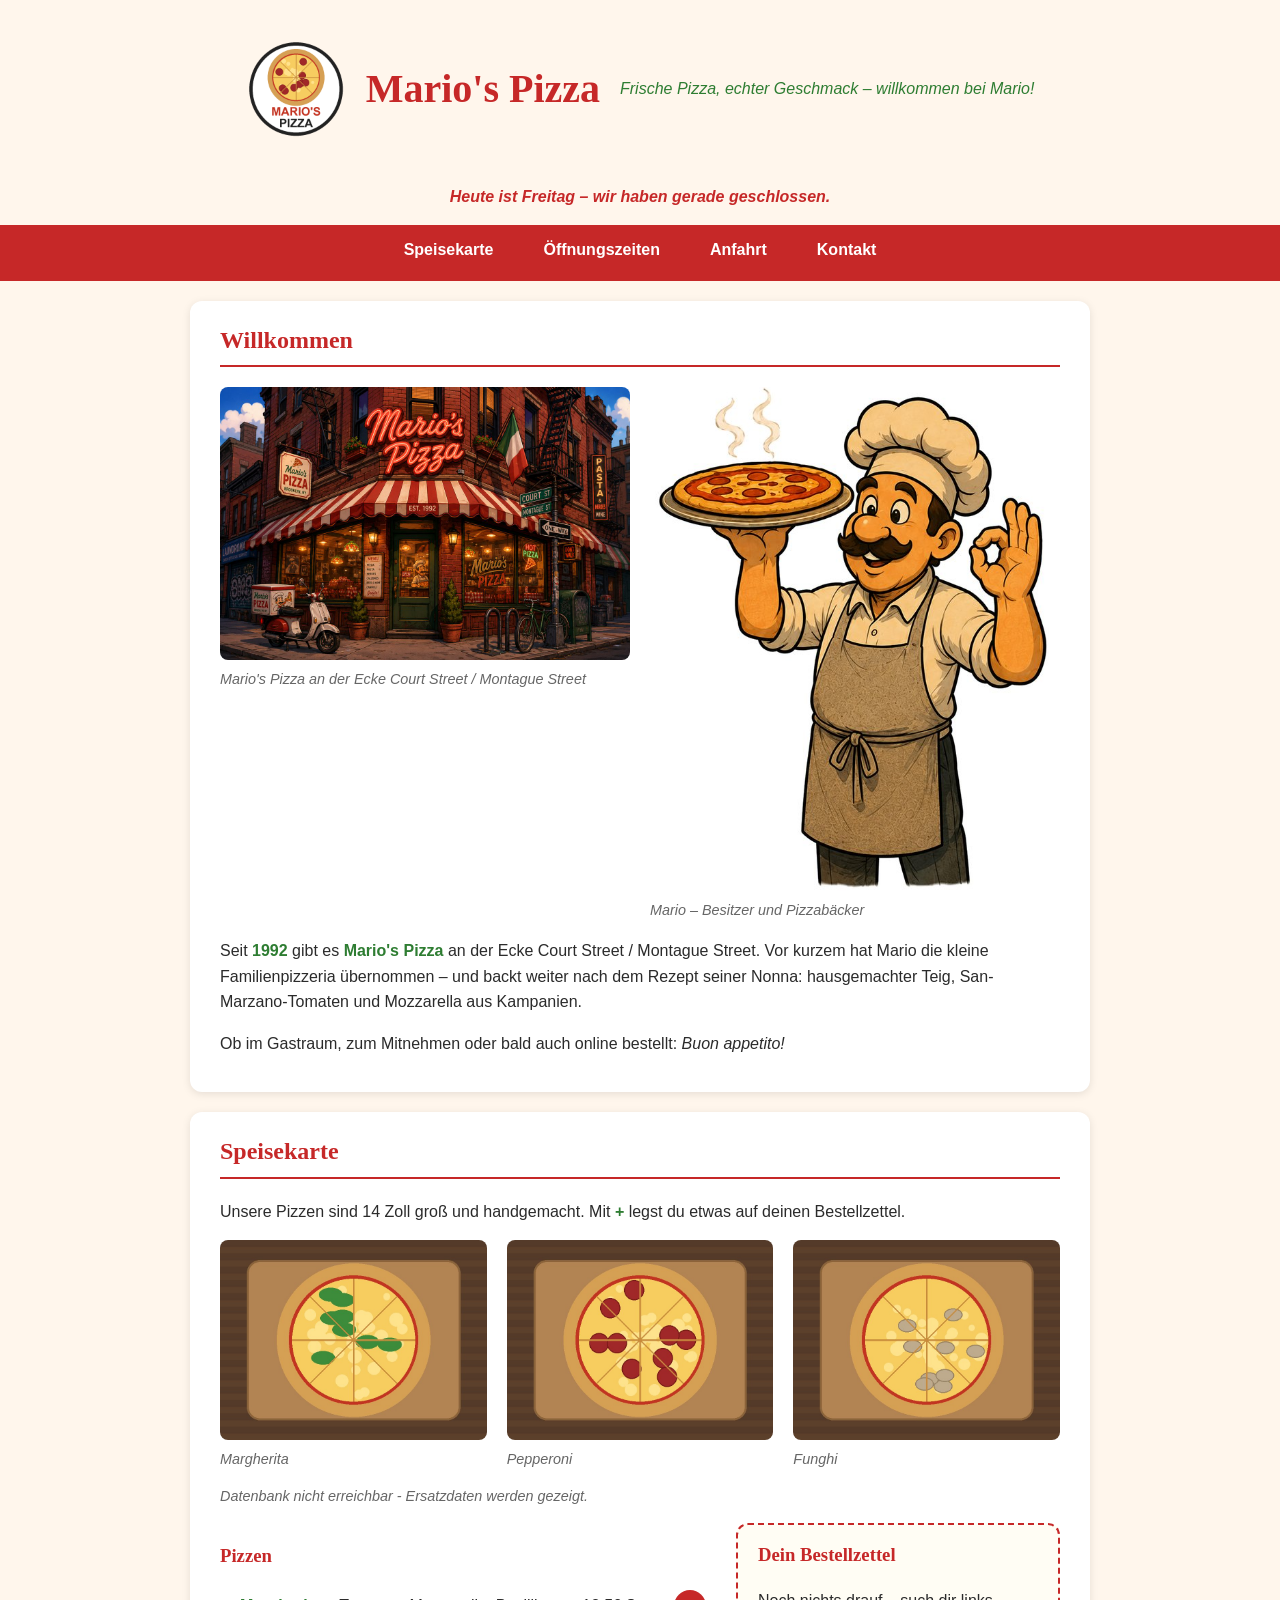
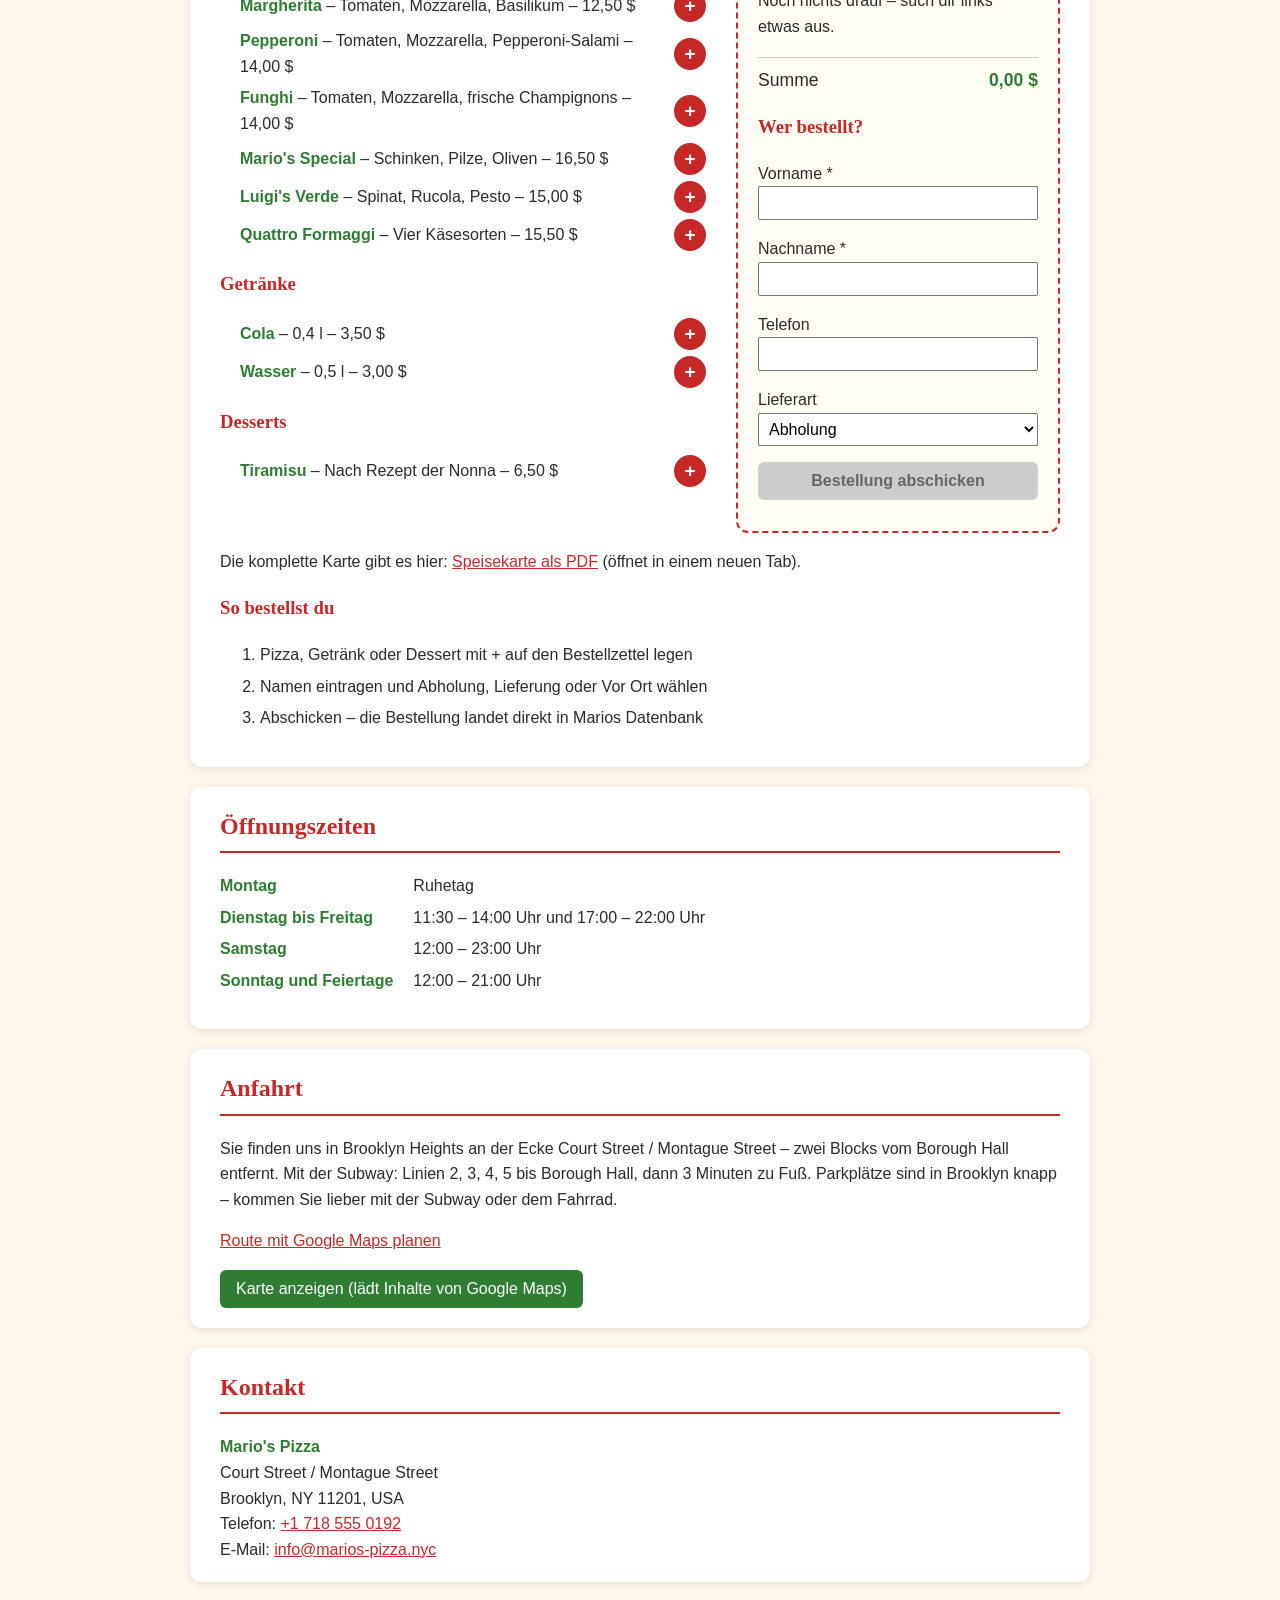
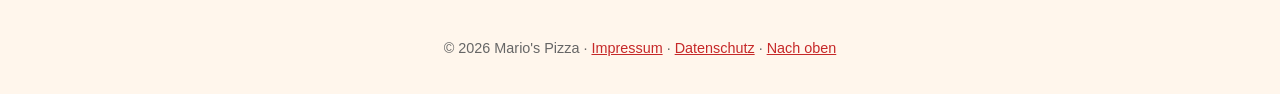
<file: index.html>
<!DOCTYPE html>
<html lang="de">
<head>
    <meta charset="UTF-8">
    <meta name="viewport" content="width=device-width, initial-scale=1.0">
    <meta name="description" content="Mario's Pizza: handgemachte Pizza nach Familienrezept seit 1992, mitten in Brooklyn. Öffnungszeiten, Speisekarte, Anfahrt und Online-Bestellung.">
    <meta name="keywords" content="Pizzeria, Pizza, Brooklyn, New York, Familienbetrieb, italienisch">
    <meta name="author" content="IT-Azubis der TAI11 und TAI12">
    <title>Mario's Pizza – Familienpizzeria in Brooklyn, New York</title>
    <link rel="icon" href="favicon.ico">
    <link rel="stylesheet" href="style.css">
    <script src="speisekarte.js" defer></script>
    <script src="script.js" defer></script>
</head>
<body>
    <header id="top">
        <img src="images/logo.png" alt="Logo der Pizzeria" width="120">
        <h1>Mario's Pizza</h1>
        <p><em>Frische Pizza, echter Geschmack – willkommen bei Mario!</em></p>
        <p id="status"></p>
    </header>
    <nav>
        <button id="menu-button" type="button">☰ Menü</button>
        <ul>
            <li><a href="#speisekarte">Speisekarte</a></li>
            <li><a href="#oeffnungszeiten">Öffnungszeiten</a></li>
            <li><a href="#anfahrt">Anfahrt</a></li>
            <li><a href="#kontakt">Kontakt</a></li>
        </ul>
    </nav>

    <main>
        <section id="willkommen">
            <h2>Willkommen</h2>
            <div class="galerie">
                <figure>
                    <img src="images/ladenfront.jpg" alt="Ladenfront von Mario's Pizza an der Court Street in Brooklyn" width="600">
                    <figcaption>Mario's Pizza an der Ecke Court Street / Montague Street</figcaption>
                </figure>
                <figure>
                    <img src="images/mario.jpg" alt="Mario mit einer frisch gebackenen Pizza" width="250">
                    <figcaption>Mario – Besitzer und Pizzabäcker</figcaption>
                </figure>
            </div>
            <p>Seit <strong>1992</strong> gibt es <strong>Mario's Pizza</strong> an der Ecke Court Street / Montague Street. Vor kurzem hat Mario die kleine Familienpizzeria übernommen – und backt weiter nach dem Rezept seiner Nonna: hausgemachter Teig, San-Marzano-Tomaten und Mozzarella aus Kampanien.</p>
            <p>Ob im Gastraum, zum Mitnehmen oder bald auch online bestellt: <em>Buon appetito!</em></p>
        </section>

        <section id="speisekarte">
            <h2>Speisekarte</h2>
            <p>Unsere Pizzen sind 14 Zoll groß und handgemacht. Mit <strong>+</strong> legst du etwas auf deinen Bestellzettel.</p>
            <div class="galerie">
                <figure>
                    <img src="images/pizza-margherita.jpg" alt="Pizza Margherita" width="250">
                    <figcaption>Margherita</figcaption>
                </figure>
                <figure>
                    <img src="images/pizza-pepperoni.jpg" alt="Pizza Pepperoni" width="250">
                    <figcaption>Pepperoni</figcaption>
                </figure>
                <figure>
                    <img src="images/pizza-funghi.jpg" alt="Pizza Funghi" width="250">
                    <figcaption>Funghi</figcaption>
                </figure>
            </div>
            <p id="quelle" class="hinweis"></p>
            <div class="karte-layout">
                <div id="speisekarte-liste">
                    <noscript><p>Für Speisekarte und Bestellzettel bitte JavaScript einschalten – oder die Speisekarte als PDF ansehen.</p></noscript>
                </div>
                <aside class="zettel" aria-labelledby="zettel-titel">
                    <h3 id="zettel-titel">Dein Bestellzettel</h3>
                    <p id="zettel-leer">Noch nichts drauf – such dir links etwas aus.</p>
                    <ul id="zettel-liste"></ul>
                    <p class="zettel-summe">Summe <strong id="zettel-summe">0,00 $</strong></p>
                    <form id="bestellformular">
                        <h3>Wer bestellt?</h3>
                        <p>
                            <label for="vorname">Vorname *</label>
                            <input type="text" id="vorname" name="vorname" required maxlength="40" autocomplete="given-name">
                        </p>
                        <p>
                            <label for="nachname">Nachname *</label>
                            <input type="text" id="nachname" name="nachname" required maxlength="40" autocomplete="family-name">
                        </p>
                        <p>
                            <label for="telefon">Telefon</label>
                            <input type="tel" id="telefon" name="telefon" maxlength="20" autocomplete="tel">
                        </p>
                        <p>
                            <label for="lieferart">Lieferart</label>
                            <select id="lieferart" name="lieferart">
                                <option>Abholung</option>
                                <option>Lieferung</option>
                                <option>Vor Ort</option>
                            </select>
                        </p>
                        <div id="adressfelder" hidden>
                            <p>
                                <label for="strasse">Straße und Nr. *</label>
                                <input type="text" id="strasse" name="strasse" maxlength="60" autocomplete="street-address">
                            </p>
                            <p>
                                <label for="plz">PLZ *</label>
                                <input type="text" id="plz" name="plz" maxlength="10" autocomplete="postal-code">
                            </p>
                            <p>
                                <label for="ort">Ort *</label>
                                <input type="text" id="ort" name="ort" maxlength="40" autocomplete="address-level2">
                            </p>
                        </div>
                        <button type="submit" id="zettel-senden" disabled>Bestellung abschicken</button>
                    </form>
                    <p id="zettel-meldung" role="status"></p>
                </aside>
            </div>
            <p>Die komplette Karte gibt es hier: <a href="speisekarte.pdf" target="_blank" rel="noopener">Speisekarte als PDF</a> (öffnet in einem neuen Tab).</p>
            <h3>So bestellst du</h3>
            <ol>
                <li>Pizza, Getränk oder Dessert mit + auf den Bestellzettel legen</li>
                <li>Namen eintragen und Abholung, Lieferung oder Vor Ort wählen</li>
                <li>Abschicken – die Bestellung landet direkt in Marios Datenbank</li>
            </ol>
        </section>

        <section id="oeffnungszeiten">
            <h2>Öffnungszeiten</h2>
            <dl>
                <dt>Montag</dt>
                <dd>Ruhetag</dd>
                <dt>Dienstag bis Freitag</dt>
                <dd>11:30 – 14:00 Uhr und 17:00 – 22:00 Uhr</dd>
                <dt>Samstag</dt>
                <dd>12:00 – 23:00 Uhr</dd>
                <dt>Sonntag und Feiertage</dt>
                <dd>12:00 – 21:00 Uhr</dd>
            </dl>
        </section>

        <section id="anfahrt">
            <h2>Anfahrt</h2>
            <p>Sie finden uns in Brooklyn Heights an der Ecke Court Street / Montague Street – zwei Blocks vom Borough Hall entfernt. Mit der Subway: Linien 2, 3, 4, 5 bis Borough Hall, dann 3 Minuten zu Fuß. Parkplätze sind in Brooklyn knapp – kommen Sie lieber mit der Subway oder dem Fahrrad.</p>
            <p><a href="https://www.google.com/maps/search/?api=1&amp;query=Court+Street+Montague+Street+Brooklyn+NY+11201" target="_blank" rel="noopener">Route mit Google Maps planen</a></p>
            <div id="karte">
                <button id="karte-laden" type="button">Karte anzeigen (lädt Inhalte von Google Maps)</button>
            </div>
        </section>

        <section id="kontakt">
            <h2>Kontakt</h2>
            <address>
                <strong>Mario's Pizza</strong><br>
                Court Street / Montague Street<br>
                Brooklyn, NY 11201, USA<br>
                Telefon: <a href="tel:+17185550192">+1 718 555 0192</a><br>
                E-Mail: <a href="mailto:info@marios-pizza.nyc">info@marios-pizza.nyc</a>
            </address>
        </section>
    </main>

    <footer>
        <p>© 2026 Mario's Pizza · <a href="impressum.html">Impressum</a> · <a href="datenschutz.html">Datenschutz</a> · <a href="#top">Nach oben</a></p>
    </footer>
</body>
</html>
</file>
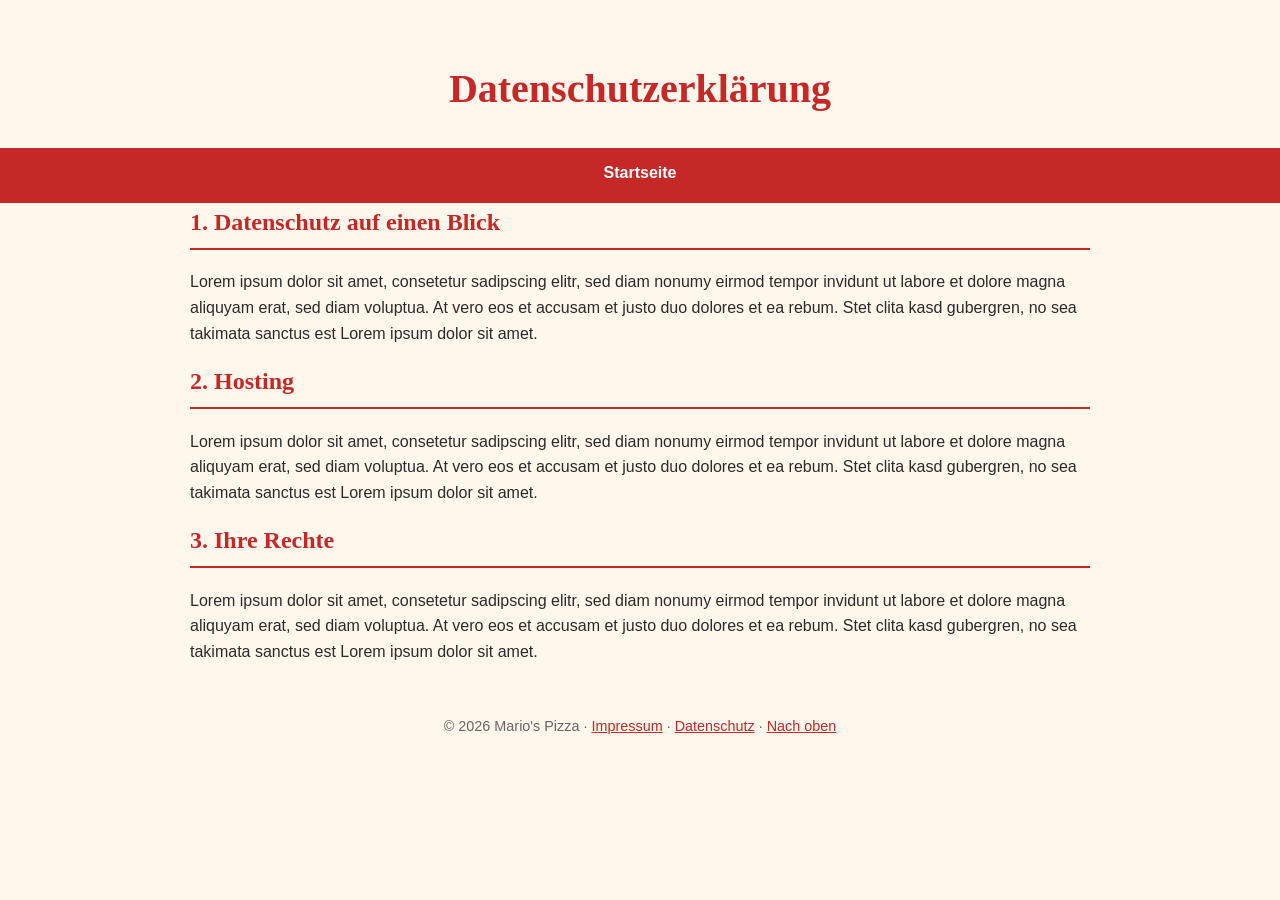
<file: datenschutz.html>
<!DOCTYPE html>
<html lang="de">
<head>
    <meta charset="UTF-8">
    <meta name="viewport" content="width=device-width, initial-scale=1.0">
    <meta name="description" content="Datenschutzerklärung von Mario's Pizza, Brooklyn.">
    <meta name="keywords" content="Pizzeria, Pizza, Brooklyn, New York, Familienbetrieb, italienisch">
    <meta name="author" content="IT-Azubis der TAI11">
    <title>Datenschutzerklärung – Mario's Pizza</title>
    <link rel="icon" href="favicon.ico">
    <link rel="stylesheet" href="style.css">
</head>
<body>
    <header id="top">
        <h1>Datenschutzerklärung</h1>
    </header>
    <nav>
        <ul>
            <li><a href="index.html">Startseite</a></li>
        </ul>
    </nav>
    <main>
        <h2>1. Datenschutz auf einen Blick</h2>
        <p>Lorem ipsum dolor sit amet, consetetur sadipscing elitr, sed diam nonumy eirmod tempor invidunt ut labore et dolore magna aliquyam erat, sed diam voluptua. At vero eos et accusam et justo duo dolores et ea rebum. Stet clita kasd gubergren, no sea takimata sanctus est Lorem ipsum dolor sit amet.</p>
        <h2>2. Hosting</h2>
        <p>Lorem ipsum dolor sit amet, consetetur sadipscing elitr, sed diam nonumy eirmod tempor invidunt ut labore et dolore magna aliquyam erat, sed diam voluptua. At vero eos et accusam et justo duo dolores et ea rebum. Stet clita kasd gubergren, no sea takimata sanctus est Lorem ipsum dolor sit amet.</p>
        <h2>3. Ihre Rechte</h2>
        <p>Lorem ipsum dolor sit amet, consetetur sadipscing elitr, sed diam nonumy eirmod tempor invidunt ut labore et dolore magna aliquyam erat, sed diam voluptua. At vero eos et accusam et justo duo dolores et ea rebum. Stet clita kasd gubergren, no sea takimata sanctus est Lorem ipsum dolor sit amet.</p>
    </main>

    <footer>
        <p>© 2026 Mario's Pizza · <a href="impressum.html">Impressum</a> · <a href="datenschutz.html">Datenschutz</a> · <a href="#top">Nach oben</a></p>
    </footer>
</body>
</html>
</file>
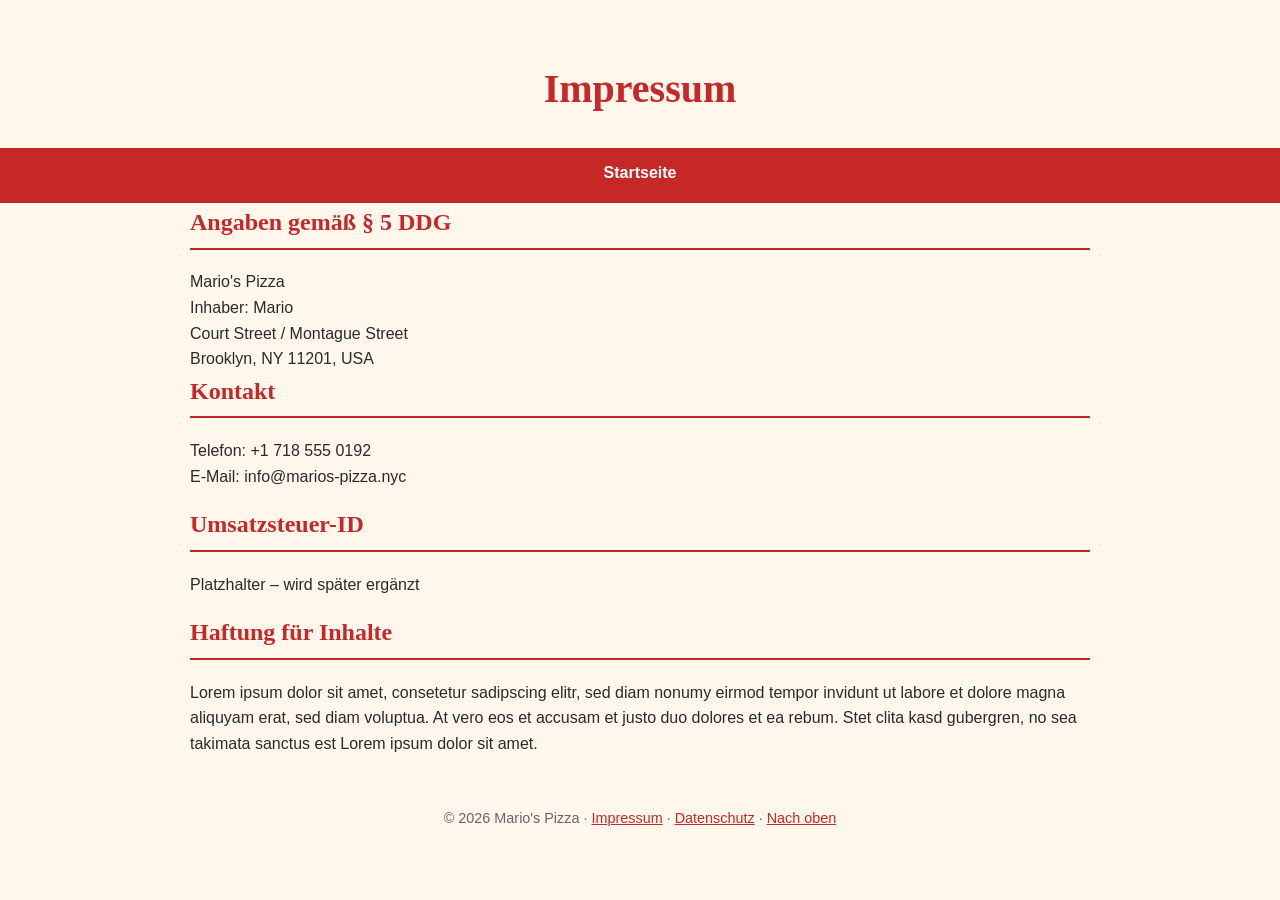
<file: impressum.html>
<!DOCTYPE html>
<html lang="de">
<head>
    <meta charset="UTF-8">
    <meta name="viewport" content="width=device-width, initial-scale=1.0">
    <meta name="description" content="Impressum von Mario's Pizza, Brooklyn.">
    <meta name="keywords" content="Pizzeria, Pizza, Brooklyn, New York, Familienbetrieb, italienisch">
    <meta name="author" content="IT-Azubis der TAI11">
    <title>Impressum – Mario's Pizza</title>
    <link rel="icon" href="favicon.ico">
    <link rel="stylesheet" href="style.css">
</head>
<body>
    <header id="top">
        <h1>Impressum</h1>
    </header>
    <nav>
        <ul>
            <li><a href="index.html">Startseite</a></li>
        </ul>
    </nav>
    <main>
        <h2>Angaben gemäß § 5 DDG</h2>
        <address>
            Mario's Pizza<br>
            Inhaber: Mario<br>
            Court Street / Montague Street<br>
            Brooklyn, NY 11201, USA
        </address>
        <h2>Kontakt</h2>
        <p>Telefon: +1 718 555 0192<br>
           E-Mail: info@marios-pizza.nyc</p>
        <h2>Umsatzsteuer-ID</h2>
        <p>Platzhalter – wird später ergänzt</p>
        <h2>Haftung für Inhalte</h2>
        <p>Lorem ipsum dolor sit amet, consetetur sadipscing elitr, sed diam nonumy eirmod tempor invidunt ut labore et dolore magna aliquyam erat, sed diam voluptua. At vero eos et accusam et justo duo dolores et ea rebum. Stet clita kasd gubergren, no sea takimata sanctus est Lorem ipsum dolor sit amet.</p>
    </main>

    <footer>
        <p>© 2026 Mario's Pizza · <a href="impressum.html">Impressum</a> · <a href="datenschutz.html">Datenschutz</a> · <a href="#top">Nach oben</a></p>
    </footer>
</body>
</html>
</file>
<file: style.css>
/* Mario's Pizza – style.css
   Übung 01: Einbinden, Selektoren, Farben, Schrift */

/* Farben: Rot-Weiß der Markise, Grün der italienischen Flagge, Creme für den Hintergrund */
body {
    font-family: "Segoe UI", Arial, sans-serif;
    color: #2b2b2b;
    background-color: #fff6ec;
}

h1, h2, h3 {
    font-family: Georgia, "Times New Roman", serif;
    color: #c62828;
}

h1 {
    font-size: 2.5rem;
}

header p {
    font-style: italic;
    color: #2e7d32;
}

a {
    color: #c62828;
}

strong {
    color: #2e7d32;
}

/* Übung 02: Box-Modell, Abstände, Karten, Bilder, Listen, Links */

body {
    margin: 0;
    line-height: 1.6;
}

header, main, footer {
    max-width: 900px;
    margin: 0 auto;
    padding: 0 20px;
}

header {
    text-align: center;
    padding-top: 30px;
}

main section {
    background-color: #ffffff;
    padding: 20px 30px;
    margin: 20px 0;
    border-radius: 12px;
    box-shadow: 0 2px 8px rgba(0, 0, 0, 0.1);
}

main h2 {
    margin-top: 0;
    border-bottom: 2px solid #c62828;
    padding-bottom: 6px;
}

img {
    max-width: 100%;
    height: auto;
    border-radius: 8px;
}

figure {
    margin: 10px 0;
}

figcaption {
    font-size: 0.9rem;
    font-style: italic;
    color: #666666;
}

ul {
    padding-left: 20px;
}

li {
    margin-bottom: 6px;
}

dt {
    font-weight: bold;
    color: #2e7d32;
}

dd {
    margin: 0 0 8px 0;
}

address {
    font-style: normal;
}

a:hover {
    color: #2e7d32;
    text-decoration: none;
}

footer {
    text-align: center;
    font-size: 0.9rem;
    color: #666666;
    padding: 20px;
}

/* Übung 03: Layout mit Flexbox und Grid */

/* Navigation als rote Leiste über die ganze Breite */
nav {
    background-color: #c62828;
}

nav ul {
    list-style: none;
    margin: 0 auto;
    padding: 0;
    max-width: 900px;
    display: flex;
    justify-content: center;
    gap: 10px;
}

nav a {
    display: block;
    padding: 12px 20px;
    color: #ffffff;
    font-weight: bold;
    text-decoration: none;
}

nav a:hover {
    background-color: #2e7d32;
    color: #ffffff;
}

/* Kopfbereich: Logo und Name nebeneinander */
header {
    display: flex;
    align-items: center;
    justify-content: center;
    gap: 20px;
    flex-wrap: wrap;
}

header img {
    width: 100px;
    border-radius: 50%;
}

/* Bildergalerie: Bilder nebeneinander, bei Platzmangel umbrechen */
.galerie {
    display: flex;
    gap: 20px;
    flex-wrap: wrap;
}

.galerie figure {
    flex: 1 1 200px;
    margin: 0;
}

.galerie img {
    width: 100%;
}

/* Öffnungszeiten als zwei Spalten (Grid) */
dl {
    display: grid;
    grid-template-columns: max-content 1fr;
    gap: 6px 20px;
}

dd {
    margin: 0;
}

/* Übung 04: Handy-Ansicht (Responsive Design) */

@media (max-width: 600px) {
    h1 {
        font-size: 1.8rem;
    }

    nav ul {
        flex-direction: column;
        gap: 0;
    }

    nav a {
        text-align: center;
    }

    header {
        flex-direction: column;
        text-align: center;
    }

    main section {
        padding: 15px;
    }

    dl {
        grid-template-columns: 1fr;
    }

    .galerie {
        flex-direction: column;
    }
}

/* JavaScript-Übung 02: Öffnungsstatus */
#status {
    font-weight: bold;
}

#status.offen {
    color: #2e7d32;
}

#status.geschlossen {
    color: #c62828;
}

/* JavaScript-Übung 04: Handy-Menü und Karte */
#menu-button {
    display: none;                 /* am Desktop unsichtbar */
    width: 100%;
    padding: 12px;
    background-color: #c62828;
    color: #ffffff;
    border: none;
    font-size: 1rem;
    font-weight: bold;
    cursor: pointer;
}

#karte-laden {
    padding: 10px 16px;
    background-color: #2e7d32;
    color: #ffffff;
    border: none;
    border-radius: 6px;
    font-size: 1rem;
    cursor: pointer;
}

#karte-laden:hover {
    background-color: #c62828;
}

@media (max-width: 600px) {
    #menu-button {
        display: block;
    }

    nav ul {
        display: none;             /* zugeklappt … */
    }

    nav ul.offen {
        display: flex;             /* … bis JavaScript die Klasse setzt */
    }
}

/* TAI12 – Datenbank-Projekt: Speisekarte mit Bestellzettel */
.hinweis {
    color: #666666;
    font-size: 0.9rem;
    font-style: italic;
}

.karte-layout {
    display: flex;
    flex-wrap: wrap;
    gap: 30px;
    align-items: flex-start;
}

#speisekarte-liste {
    flex: 1 1 380px;
}

#speisekarte-liste li {
    display: flex;
    justify-content: space-between;
    align-items: center;
    gap: 10px;
}

.plus {
    flex-shrink: 0;
    width: 32px;
    height: 32px;
    border: none;
    border-radius: 50%;
    background-color: #c62828;
    color: #ffffff;
    font-size: 1.2rem;
    font-weight: bold;
    cursor: pointer;
}

.plus:hover {
    background-color: #2e7d32;
}

.zettel {
    flex: 0 1 280px;
    padding: 15px 20px;
    background-color: #fffdf4;
    border: 2px dashed #c62828;
    border-radius: 12px;
}

.zettel h3 {
    margin-top: 0;
}

#zettel-liste {
    padding: 0;
    list-style: none;
}

#zettel-liste li {
    display: flex;
    align-items: center;
    gap: 6px;
}

#zettel-liste span {
    flex: 1;
}

#zettel-liste button {
    width: 26px;
    height: 26px;
    border: 1px solid #c62828;
    border-radius: 50%;
    background-color: #ffffff;
    color: #c62828;
    cursor: pointer;
}

.zettel-summe {
    display: flex;
    justify-content: space-between;
    padding-top: 8px;
    border-top: 1px solid #cccccc;
    font-size: 1.1rem;
}

.zettel label {
    display: block;
}

.zettel input,
.zettel select {
    width: 100%;
    padding: 6px;
    box-sizing: border-box;
    font-size: 1rem;
}

#zettel-senden {
    width: 100%;
    padding: 10px;
    border: none;
    border-radius: 6px;
    background-color: #2e7d32;
    color: #ffffff;
    font-size: 1rem;
    font-weight: bold;
    cursor: pointer;
}

#zettel-senden:disabled {
    background-color: #cccccc;
    color: #666666;
    cursor: not-allowed;
}

#zettel-meldung.fehler {
    color: #c62828;
    font-weight: bold;
}

#zettel-meldung.ok {
    color: #2e7d32;
    font-weight: bold;
}
</file>
